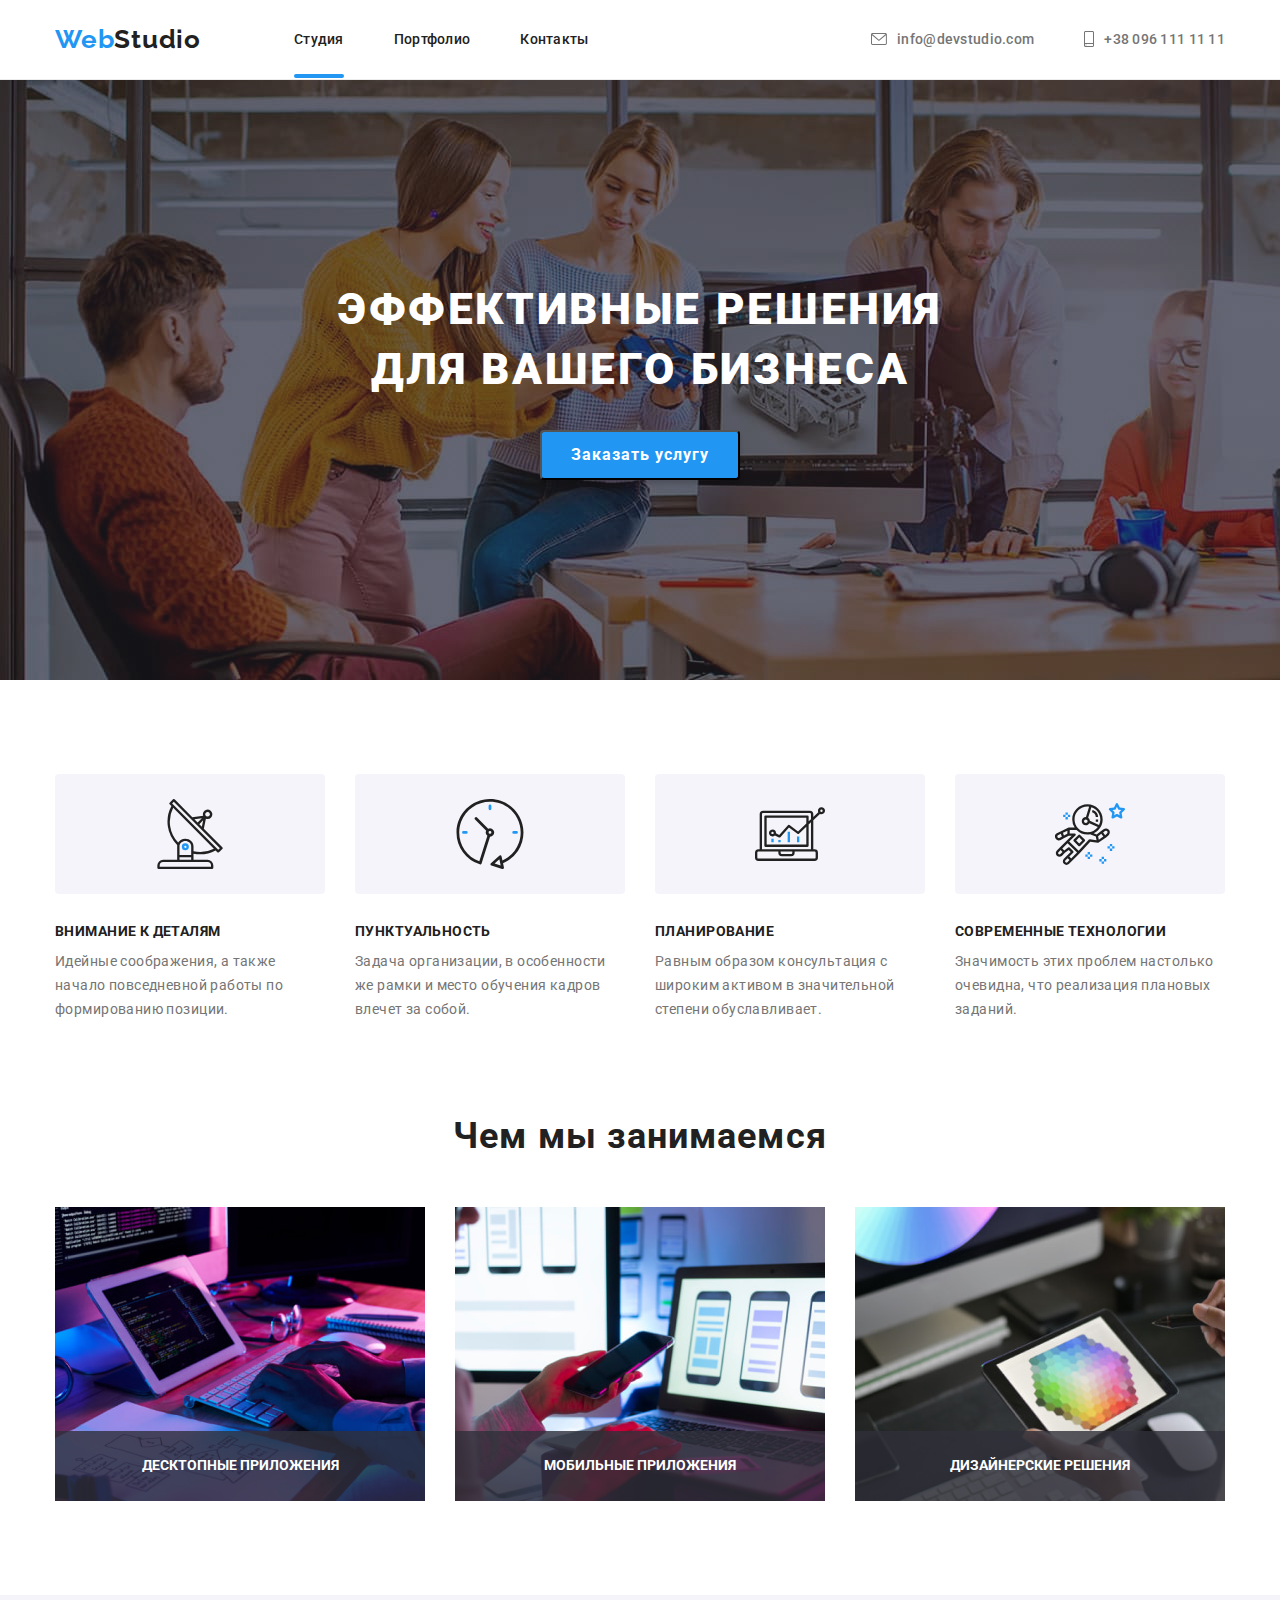
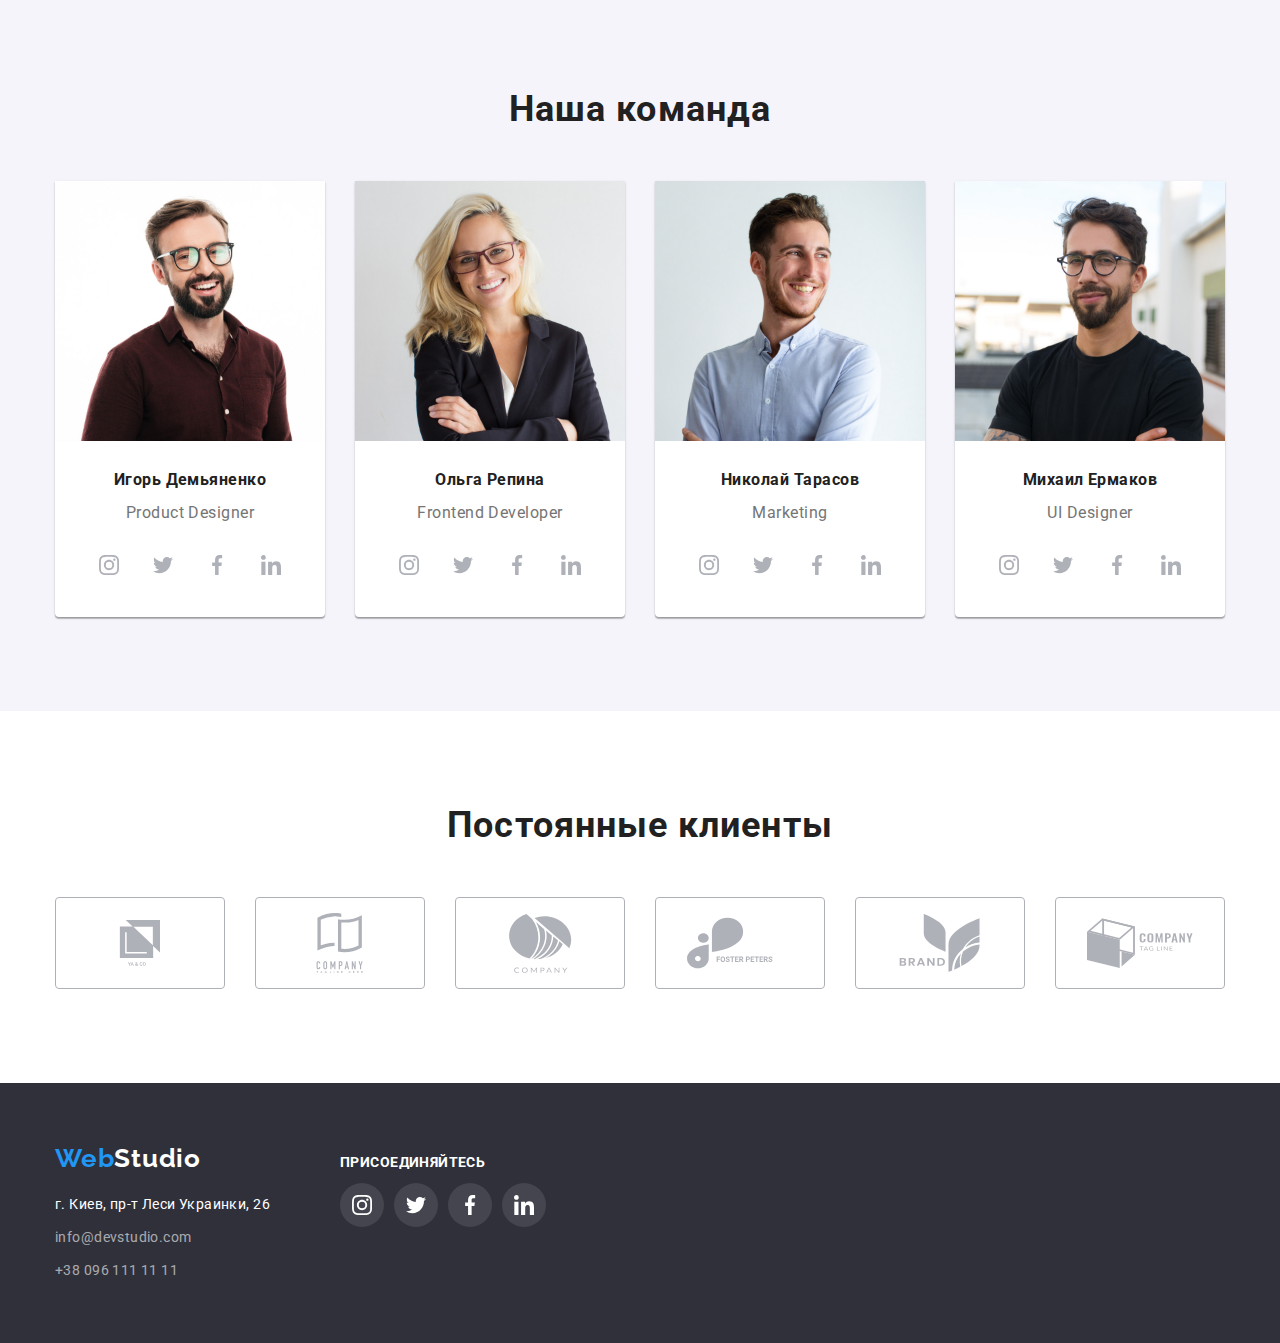
<file: index.html>
<!DOCTYPE html>
<html lang="ru">
<head>
    <meta charset="UTF-8">
    <meta http-equiv="X-UA-Compatible" content="IE=edge">
    <meta name="viewport" content="width=device-width, initial-scale=1.0">
    <title>WebStudio </title>
    <!-- Основные шрифты -->
    <link rel="preconnect" href="https://fonts.googleapis.com">
    <link rel="preconnect" href="https://fonts.gstatic.com" crossorigin>
    <link href="https://fonts.googleapis.com/css2?family=Raleway:wght@700&family=Roboto:wght@400;500;700;900&display=swap" rel="stylesheet">
    
    <link rel="stylesheet" href="https://cdn.jsdelivr.net/npm/modern-normalize@1.1.0/modern-normalize.min.css">
    <!--Кастомные стили-->
    <link rel="stylesheet" href="./сss/styles.css">
</head>
<body>
    <!-- Header -->
        <header class="header">
           <div class="container header-container">
                <a class="website-logo-header link" href="./index.html">Web<span class="website-logo-header-word">Studio</span></a>
                <nav class="nav">
                    <ul class="nav-list list">
                        <li class="nav-item"><a class="nav-link studio-stroke link" href="./index.html">Студия</a></li>
                        <li class="nav-item"><a class="nav-link link" href="./portfolio.html">Портфолио</a></li>
                        <li class="nav-item"><a class="nav-link link" href="">Контакты</a></li>
                    </ul>
                </nav>
                    <ul class="header-contacts list">
                        <li class="header-contacts-mail">
                            <a class="header-mail link" href="mailto:info@devstudio.com">
                            <svg class="icon-envelope" width="16px" height="12px" >
                                <use href="./images/svg.svg#icon-envelope"></use>
                            </svg>
                            info@devstudio.com
                            </a>
                        </li>
                        <li class="header-contacts-phone">
                            <a class="header-phone link" href="tel:+380961111111">
                            <svg class="icon-tel" width="10px" height="16px" >
                                <use href="./images/svg.svg#icon-tel"></use>
                            </svg>
                            +38 096 111 11 11
                            </a>
                        </li>
                    </ul>
                
            </div>
        </header>

    <main>
        <!-- Hero -->
        <section class="hero overlay">
            <div class="container">

                <h1 class="hero-title">Эффективные решения для вашего бизнеса</h1>
                <button data-modal-open class="hero-button-order" type="button">Заказать услугу</button>

            </div>
        </section>
        <!-- Peculiarities -->
        
        <section class="benefits section">

            <div class="container">
                    <h2 class="visually-hidden" >Наши преимущества</h2>
                <ul class="benefits-list">
                    <li class="benefits-item">
                        <div class="bcg-icon-benefits">
                        <svg class="icon-benefits" width="70px" height="70px">
                            <use href="./images/svg.svg#icon-antenna" ></use>
                        </svg>
                        </div>
                        <h3 class="benefits-item-title">Внимание к деталям</h3>
                        <p class="benefits-item-text">Идейные соображения, а также начало повседневной работы по формированию позиции.</p>
                    </li>
                    <li class="benefits-item">
                        <div class="bcg-icon-benefits">
                        <svg class="icon-benefits" width="70px" height="70px">
                            <use href="./images/svg.svg#icon-clock"></use>
                        </svg>
                        </div>
                        <h3 class="benefits-item-title">Пунктуальность</h3>
                        <p class="benefits-item-text">Задача организации, в особенности же рамки и место обучения кадров влечет за собой.</p>
                    </li>
                    <li class="benefits-item">
                        <div class="bcg-icon-benefits">
                        <svg class="icon-benefits" width="70px" height="70px">
                            <use href="./images/svg.svg#icon-computer"></use>
                        </svg>
                        </div>
                        <h3 class="benefits-item-title">Планирование</h3>
                        <p class="benefits-item-text">Равным образом консультация с широким активом в значительной степени обуславливает.</p>
                    </li>
                    <li class="benefits-item">
                        <div class="bcg-icon-benefits">
                        <svg class="icon-benefits" width="70px" height="70px">
                            <use href="./images/svg.svg#icon-cosmonaut"></use>
                        </svg>
                        </div>
                        <h3 class="benefits-item-title">Современные технологии</h3>
                        <p class="benefits-item-text">Значимость этих проблем настолько очевидна, что реализация плановых заданий.</p>
                    </li>
                </ul>
            </div>
        </section>

        <!-- Our services -->
        <section class="services section">
            <div class="container">

                    <h2 class="services-title">Чем мы занимаемся</h2>
                    <ul class="services-list list">
                        <li class="services-list-item"><img src="./images/our_peculiarities/img1.jpg" alt="фото специфики работы 1" width="370" height="300">
                            <div class="services-list-block">
                            <p class="services-list-text">Десктопные приложения</p>
                            </div>
                        </li>
                        <li class="services-list-item"><img src="./images/our_peculiarities/img2.jpg" alt="фото специфики работы 2" width="370" height="300">
                            <div class="services-list-block">
                            <p class="services-list-text">Мобильные приложения</p>
                            </div>
                        </li>
                        <li class="services-list-item"><img src="./images/our_peculiarities/img3.jpg" alt="фото специфики работы 3" width="370" height="300">
                            <div class="services-list-block">
                            <p class="services-list-text">Дизайнерские решения</p>
                            </div>
                        </li>
                    </ul>
            </div>
        </section>

        <!-- Our team -->
        <section class="team section">
            <div class="container team-container">

                <h2 class="team-title">Наша команда</h2>
                <ul class="team-list list">
                    <li class="team-list-item">
                        <img src="./images/our_team/img4.jpg" alt="фото работника1" width="270" height="260">
                        <div class="worker-div">
                            <h3 class="worker-name">Игорь Демьяненко</h3>
                            <p class="worker-profession">Product Designer</p>
                        <ul class="team-link-list">
                            <li class="team-link-item">
                                <a href="" class="team-link">
                                <svg class="team-icon" width="20px" height="20px">
                                <use href="./images/svg.svg#icon-instagram"></use>
                                </svg>
                                </a>
                            </li>

                            <li class="team-link-item">
                                <a href="" class="team-link">
                                    <svg class="team-icon" width="20px" height="20px">
                                        <use href="./images/svg.svg#icon-twitter"></use>
                                    </svg>
                                </a>
                            </li>

                            <li class="team-link-item">
                                <a href="" class="team-link">
                                    <svg class="team-icon" width="20px" height="20px">
                                        <use href="./images/svg.svg#icon-facebook"></use>
                                    </svg>
                                </a>
                            </li>

                            <li class="team-link-item">
                                <a href="" class="team-link">
                                    <svg class="team-icon" width="20px" height="20px">
                                        <use href="./images/svg.svg#icon-linkedin"></use>
                                    </svg>
                                </a>
                            </li>
                        </ul>
                        </div>
                    </li>
                    <li class="team-list-item">
                        <img src="./images/our_team/img5.jpg" alt="фото работника2" width="270" height="260">
                        <div class="worker-div">
                            <h3 class="worker-name">Ольга Репина</h3>
                            <p class="worker-profession">Frontend Developer</p>
                            <ul class="team-link-list">
                                <li class="team-link-item">
                                    <a href="" class="team-link">
                                        <svg class="team-icon" width="20px" height="20px">
                                            <use href="./images/svg.svg#icon-instagram"></use>
                                        </svg>
                                    </a>
                                </li>
                            
                                <li class="team-link-item">
                                    <a href="" class="team-link">
                                        <svg class="team-icon" width="20px" height="20px">
                                            <use href="./images/svg.svg#icon-twitter"></use>
                                        </svg>
                                    </a>
                                </li>
                            
                                <li class="team-link-item">
                                    <a href="" class="team-link">
                                        <svg class="team-icon" width="20px" height="20px">
                                            <use href="./images/svg.svg#icon-facebook"></use>
                                        </svg>
                                    </a>
                                </li>
                            
                                <li class="team-link-item">
                                    <a href="" class="team-link">
                                        <svg class="team-icon" width="20px" height="20px">
                                            <use href="./images/svg.svg#icon-linkedin"></use>
                                        </svg>
                                    </a>
                                </li>
                            </ul>
                            </div>
                    </li>
                    <li class="team-list-item">
                        <img src="./images/our_team/img6.jpg" alt="фото работника3" width="270" height="260">
                        <div class="worker-div">
                            <h3 class="worker-name">Николай Тарасов</h3>
                            <p class="worker-profession">Marketing</p>
                            <ul class="team-link-list">
                                <li class="team-link-item">
                                    <a href="" class="team-link">
                                        <svg class="team-icon" width="20px" height="20px">
                                            <use href="./images/svg.svg#icon-instagram"></use>
                                        </svg>
                                    </a>
                                </li>
                            
                                <li class="team-link-item">
                                    <a href="" class="team-link">
                                        <svg class="team-icon" width="20px" height="20px">
                                            <use href="./images/svg.svg#icon-twitter"></use>
                                        </svg>
                                    </a>
                                </li>
                            
                                <li class="team-link-item">
                                    <a href="" class="team-link">
                                        <svg class="team-icon" width="20px" height="20px">
                                            <use href="./images/svg.svg#icon-facebook"></use>
                                        </svg>
                                    </a>
                                </li>
                            
                                <li class="team-link-item">
                                    <a href="" class="team-link">
                                        <svg class="team-icon" width="20px" height="20px">
                                            <use href="./images/svg.svg#icon-linkedin"></use>
                                        </svg>
                                    </a>
                                </li>
                            </ul>
                            </div>
                            
                    </li>
                    <li class="team-list-item">
                        <img src="./images/our_team/img7.jpg" alt="фото работника4" width="270" height="260">
                        <div class="worker-div">
                            <h3 class="worker-name">Михаил Ермаков</h3>
                            <p class="worker-profession">UI Designer</p>
                            <ul class="team-link-list">
                                <li class="team-link-item">
                                    <a href="" class="team-link">
                                        <svg class="team-icon" width="20px" height="20px">
                                            <use href="./images/svg.svg#icon-instagram"></use>
                                        </svg>
                                    </a>
                                </li>
                            
                                <li class="team-link-item">
                                    <a href="" class="team-link">
                                        <svg class="team-icon" width="20px" height="20px">
                                            <use href="./images/svg.svg#icon-twitter"></use>
                                        </svg>
                                    </a>
                                </li>
                            
                                <li class="team-link-item">
                                    <a href="" class="team-link">
                                        <svg class="team-icon" width="20px" height="20px">
                                            <use href="./images/svg.svg#icon-facebook"></use>
                                        </svg>
                                    </a>
                                </li>
                            
                                <li class="team-link-item">
                                    <a href="" class="team-link">
                                        <svg class="team-icon" width="20px" height="20px">
                                            <use href="./images/svg.svg#icon-linkedin"></use>
                                        </svg>
                                    </a>
                                </li>
                            </ul>
                            </div>
                    </li>
                </ul>
            </div>
            
        </section>

        <!--Regular clients-->
        <section class="clients section">
            <div class="container">
                <h2 class="clients-title">Постоянные клиенты</h2>
                <ul class="clients-list">
                    <li class="clients-item">
                        <a href="" class="clients-link">
                            <svg class="clients-icon" width="106px" height="46px">
                                <use href="./images/svg.svg#icon-yaco"></use>
                            </svg>
                        </a>
                    </li>
                    <li class="clients-item">
                        <a href="" class="clients-link">
                            <svg class="clients-icon" width="106px" height="60px">
                                <use href="./images/svg.svg#icon-company"></use>
                            </svg>
                        </a>
                    </li>
                    <li class="clients-item">
                        <a href="" class="clients-link">
                            <svg class="clients-icon" width="106px" height="60px">
                                <use href="./images/svg.svg#icon-company2"></use>
                            </svg>
                        </a>
                    </li>
                    <li class="clients-item">
                        <a href="" class="clients-link">
                            <svg class="clients-icon" width="106px" height="60px">
                                <use href="./images/svg.svg#icon-foster-peters"></use>
                            </svg>
                        </a>
                    </li>
                    <li class="clients-item">
                        <a href="" class="clients-link">
                            <svg class="clients-icon" width="106px" height="60px">
                                <use href="./images/svg.svg#icon-brand"></use>
                            </svg>
                        </a>
                    </li>
                    <li class="clients-item">
                        <a href="" class="clients-link">
                            <svg class="clients-icon" width="106px" height="60px">
                                <use href="./images/svg.svg#icon-company3"></use>
                            </svg>
                        </a>
                    </li>
                    
                </ul>
            </div>
        </section>
    </main>

    <footer class="footer footer-section">

        <!-- Contacts -->
        <div class="container footer-container">
            <div class="footer-special">
        
            <a class="website-logo-footer link" href="./index.html">Web<span class="website-logo-footer-word">Studio</span></a>
            <address class="address">
                <ul class="address-list list">
                    <li class="address-list-item"><a class="address-map-link link" href="https://goo.gl/maps/mo6r6NQ5wz6rkShH9" target="_blank">г. Киев, пр-т Леси Украинки, 26</a></li>
                    <li class="address-list-item"><a class="address-mail link" href="mailto:info@devstudio.com">info@devstudio.com</a></li>
                    <li class="address-list-item"><a class="address-phone link" href="tel:+380961111111">+38 096 111 11 11</a></li>
                </ul>
            </address>
        </div>

        <div class="footer-icons">
            <p class="footer-icons-title">Присоединяйтесь</p>
            <ul class="footer-icon-list">
                <li class="footer-icons-list">
                    <a href="" class="footer-icon-link">
                        <svg class="footer-icon" width="20px" height="20px">
                            <use href="./images/svg.svg#icon-instagram"></use>
                        </svg>
                    </a>
                </li>
                <li class="footer-icons-list">
                    <a href="" class="footer-icon-link">
                        <svg class="footer-icon" width="20px" height="20px">
                            <use href="./images/svg.svg#icon-twitter"></use>
                        </svg>
                    </a>
                </li>
                <li class="footer-icons-list">
                    <a href="" class="footer-icon-link">
                        <svg class="footer-icon" width="20px" height="20px">
                            <use href="./images/svg.svg#icon-facebook"></use>
                        </svg>
                    </a>
                </li>
                <li class="footer-icons-list">
                    <a href="" class="footer-icon-link">
                        <svg class="footer-icon" width="20px" height="20px">
                            <use href="./images/svg.svg#icon-linkedin"></use>
                        </svg>
                    </a>
                </li>
            </ul>
        </div>

        </div>
    </footer>

    <div class="backdrop is-hidden" data-modal>
        <div class="modal">
            <button type="button" class="modal-button-link" data-modal-close>
                <svg class="modal-button-svg" width="30px" height="30px">
                    <use href="./images/svg.svg#icon-close"></use>
                </svg>
            </button>
        </div>
    </div>
        <script src="./js/modal.js"></script>
</body>
</html>
</file>
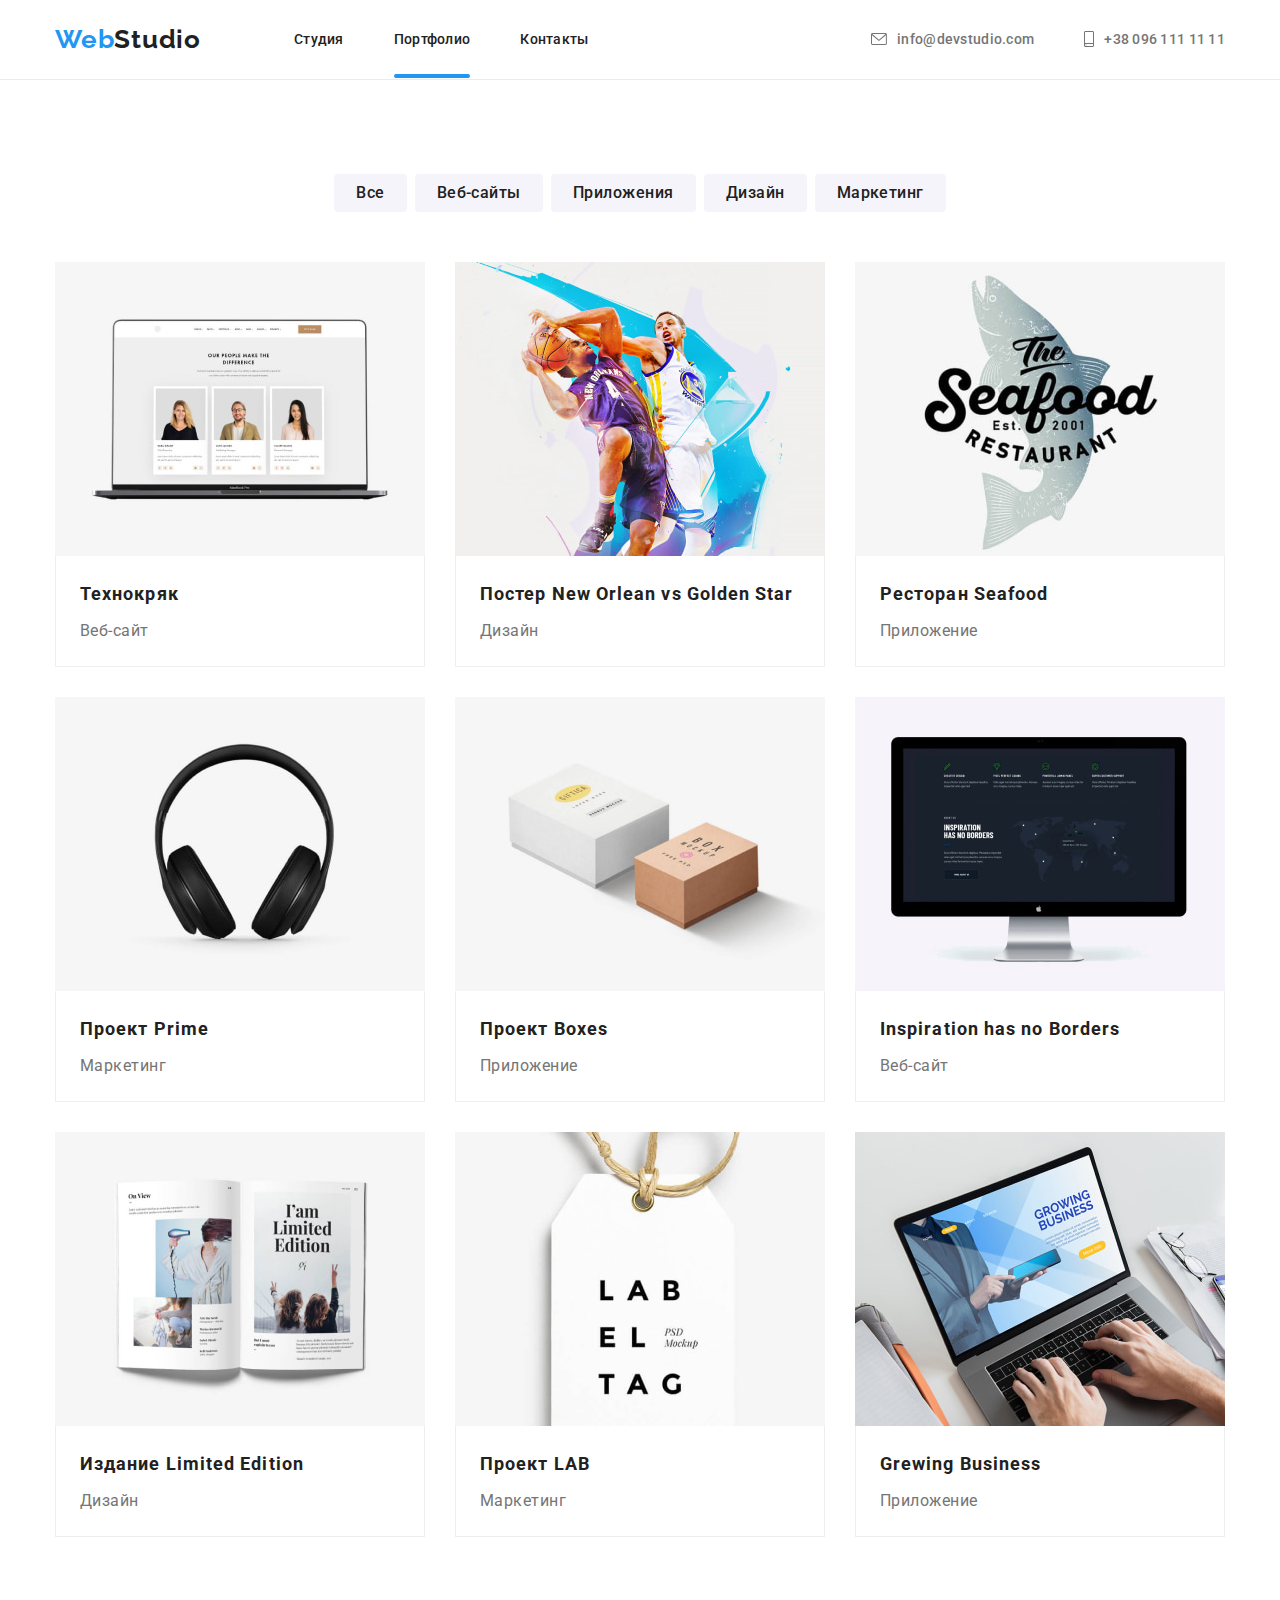
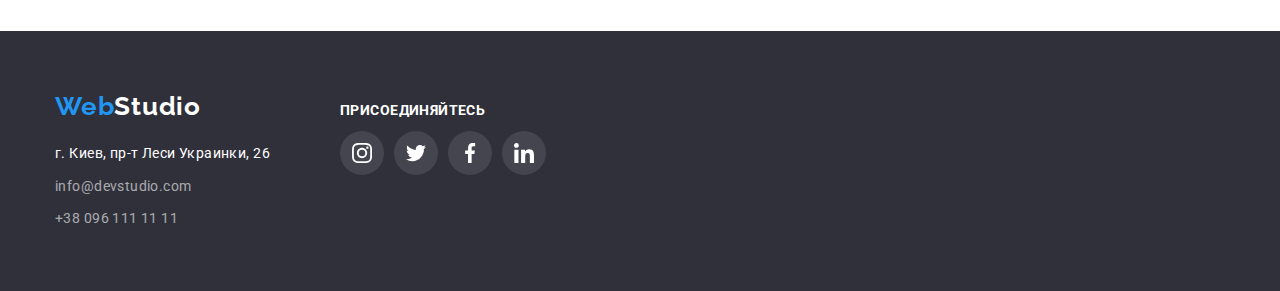
<file: portfolio.html>
<!DOCTYPE html>
<html lang="ru">

    <head>
    <meta charset="UTF-8">
    <meta http-equiv="X-UA-Compatible" content="IE=edge">
    <meta name="viewport" content="width=device-width, initial-scale=1.0">
    <title>WebStudio </title>
        
        <!-- Основные шрифты -->
        <link rel="preconnect" href="https://fonts.googleapis.com">
        <link rel="preconnect" href="https://fonts.gstatic.com" crossorigin>
        <link href="https://fonts.googleapis.com/css2?family=Raleway:wght@700&family=Roboto:wght@400;500;700;900&display=swap"
        rel="stylesheet">
        <link rel="stylesheet" href="https://cdn.jsdelivr.net/npm/modern-normalize@1.1.0/modern-normalize.min.css">
        <!--Кастомные стили-->
        <link rel="stylesheet" href="./сss/styles.css">
    </head>

    <body>
        <!-- Header -->
        <header class="header">
            <div class="container header-container">
                <a class="website-logo-header link" href="./index.html">Web<span
                        class="website-logo-header-word">Studio</span></a>
                <nav class="nav">
                    <ul class="nav-list list">
                        <li class="nav-item"><a class="nav-link link" href="./index.html">Студия</a></li>
                        <li class="nav-item"><a class="nav-link portfolio-stroke link" href="./portfolio.html">Портфолио</a></li>
                        <li class="nav-item"><a class="nav-link link" href="">Контакты</a></li>
                    </ul>
                </nav>
                <ul class="header-contacts list">
                    <li class="header-contacts-mail">
                        <a class="header-mail link" href="mailto:info@devstudio.com">
                            <svg class="icon-envelope" width="16px" height="12px">
                                <use href="./images/svg.svg#icon-envelope"></use>
                            </svg>
                            info@devstudio.com
                        </a>
                    </li>
                    <li class="header-contacts-phone">
                        <a class="header-phone link" href="tel:+380961111111">
                            <svg class="icon-tel" width="10px" height="16px">
                                <use href="./images/svg.svg#icon-tel"></use>
                            </svg>
                            +38 096 111 11 11
                        </a>
                    </li>
                </ul>
        
            </div>
        </header>


        <main>
            <!-- Hero -->
            
            <section class="background-color section">
                <div class="container">
                <h1 class="visually-hidden">Виды услуг</h1>
                    <ul class="hero-button-flex">
                        <li class="hero-list"><button class="hero-button" type="button">Все</button></li>
                        <li class="hero-list"><button class="hero-button" type="button">Веб-сайты</button></li>
                        <li class="hero-list"><button class="hero-button" type="button">Приложения</button></li>
                        <li class="hero-list"><button class="hero-button" type="button">Дизайн</button></li>
                        <li class="hero-list"><button class="hero-button" type="button">Маркетинг</button></li>
                    </ul>
            
                    <ul class="projects-list">
                        <li class="projects-list-item list">
                    
                            <a href="" class="projects-item-link">
                                <div class="portfolio-overlay-photo">
                            <img src="./images/our_projects/img7.jpg" alt="Заказчик-1" width="370" height="300">
                            <p class="overlay-text">Ресурс предлагает комплексные предложения с разным уровнем функционала и сервисов. Все это позволит посетителю получить исчерпывающие сведения о компании или частном лице.</p>
                                </div>
                                <div class="projects-item-div">
                            <h2 class="projects-item-customer">Технокряк</h2>
                            <p class="projects-item-service">Веб-сайт</p>
                                </div>
                            </a>
                            
                    </li>
                    <li class="projects-list-item list">
                        <a href="" class="projects-item-link">
                            <div class="portfolio-overlay-photo">
                        <img src="./images/our_projects/img8.jpg" alt="Заказчик-2" width="370" height="300">
                        <p class="overlay-text">Ресурс предлагает комплексные предложения с разным уровнем функционала и сервисов. Все это позволит посетителю получить исчерпывающие сведения о компании или частном лице.</p>
                            </div>
                        <div class="projects-item-div">
                            <h2 class="projects-item-customer">Постер New Orlean vs Golden Star</h2>
                            <p class="projects-item-service">Дизайн</p>
                        </div>
                        </a>
                    </li>
                    <li class="projects-list-item list">
                        <a href="" class="projects-item-link">
                            <div class="portfolio-overlay-photo">
                        <img src="./images/our_projects/img9.jpg" alt="Заказчик-3" width="370" height="300">
                        <p class="overlay-text">Ресурс предлагает комплексные предложения с разным уровнем функционала и сервисов. Все это позволит посетителю получить исчерпывающие сведения о компании или частном лице.</p>
                            </div>
                        <div class="projects-item-div">
                            <h2 class="projects-item-customer">Ресторан Seafood</h2>
                            <p class="projects-item-service">Приложение</p>
                        </div>
                        </a>
                    </li>
                    <li class="projects-list-item list">
                        <a href="" class="projects-item-link">
                            <div class="portfolio-overlay-photo">
                            <img src="./images/our_projects/img10.jpg" alt="Заказчик4" width="370" height="300">
                            <p class="overlay-text">Ресурс предлагает комплексные предложения с разным уровнем функционала и сервисов. Все это позволит посетителю получить исчерпывающие сведения о компании или частном лице.</p>
                            </div>
                        <div class="projects-item-div">
                            <h2 class="projects-item-customer">Проект Prime</h2>
                            <p class="projects-item-service">Маркетинг</p>
                        </div>
                        </a>
                    </li>
                    <li class="projects-list-item list">
                        <a href="" class="projects-item-link">
                            <div class="portfolio-overlay-photo">
                        <img src="./images/our_projects/img11.jpg" alt="Заказчик-5" width="370" height="300">
                        <p class="overlay-text">Ресурс предлагает комплексные предложения с разным уровнем функционала и сервисов. Все это позволит посетителю получить исчерпывающие сведения о компании или частном лице.</p>
                            </div>
                        <div class="projects-item-div">
                            <h2 class="projects-item-customer">Проект Boxes</h2>
                            <p class="projects-item-service">Приложение</p>
                        </div>
                        </a>
                    </li>
                    <li class="projects-list-item list">
                        <a href="" class="projects-item-link">
                            <div class="portfolio-overlay-photo">
                        <img src="./images/our_projects/img12.jpg" alt="Заказчик-6" width="370" height="300">
                        <p class="overlay-text">Ресурс предлагает комплексные предложения с разным уровнем функционала и сервисов. Все это позволит посетителю получить исчерпывающие сведения о компании или частном лице.</p>
                            </div>
                        <div class="projects-item-div">
                            <h2 class="projects-item-customer">Inspiration has no Borders</h2>
                            <p class="projects-item-service">Веб-сайт</p>
                        </div>
                        </a>
                    </li>
                    <li class="projects-list-item list">
                        <a href="" class="projects-item-link">
                            <div class="portfolio-overlay-photo">
                        <img src="./images/our_projects/img13.jpg" alt="Заказчик-7" width="370" height="300">
                        <p class="overlay-text">Ресурс предлагает комплексные предложения с разным уровнем функционала и сервисов. Все это позволит посетителю получить исчерпывающие сведения о компании или частном лице.</p>
                            </div>
                        <div class="projects-item-div">
                            <h2 class="projects-item-customer">Издание Limited Edition</h2>
                            <p class="projects-item-service">Дизайн</p>
                        </div>
                        </a>
                    </li>
                    <li class="projects-list-item list">
                        <a href="" class="projects-item-link">
                            <div class="portfolio-overlay-photo">
                        <img src="./images/our_projects/img14.jpg" alt="Заказчик-8" width="370" height="300">
                        <p class="overlay-text">Ресурс предлагает комплексные предложения с разным уровнем функционала и сервисов. Все это позволит посетителю получить исчерпывающие сведения о компании или частном лице.</p>
                            </div>
                        <div class="projects-item-div">
                            <h2 class="projects-item-customer">Проект LAB</h2>
                            <p class="projects-item-service">Маркетинг</p>
                        </div>
                        </a>
                    </li>
                    <li class="projects-list-item list">
                        <a href="" class="projects-item-link">
                            <div class="portfolio-overlay-photo">
                        <img src="./images/our_projects/img15.jpg" alt="Заказчик-9" width="370" height="300">
                        <p class="overlay-text">Ресурс предлагает комплексные предложения с разным уровнем функционала и сервисов. Все это позволит посетителю получить исчерпывающие сведения о компании или частном лице.</p>
                            </div>
                        <div class="projects-item-div">
                            <h2 class="projects-item-customer">Grewing Business</h2>
                            <p class="projects-item-service">Приложение</p>
                        </div>
                        </a>
                    </li>
                    </ul>
                </div>
            </section>
            
        </main>

        <footer class="footer footer-section">
        
            <!-- Contacts -->
            <div class="container footer-container">
                <div class="footer-special">
        
                    <a class="website-logo-footer link" href="./index.html">Web<span
                            class="website-logo-footer-word">Studio</span></a>
                    <address class="address">
                        <ul class="address-list list">
                            <li class="address-list-item"><a class="address-map-link link"
                                    href="https://goo.gl/maps/mo6r6NQ5wz6rkShH9" target="_blank">г. Киев, пр-т Леси Украинки,
                                    26</a></li>
                            <li class="address-list-item"><a class="address-mail link"
                                    href="mailto:info@devstudio.com">info@devstudio.com</a></li>
                            <li class="address-list-item"><a class="address-phone link" href="tel:+380961111111">+38 096 111 11
                                    11</a></li>
                        </ul>
                    </address>
                </div>
        
                <div class="footer-icons">
                    <p class="footer-icons-title">Присоединяйтесь</p>
                    <ul class="footer-icon-list">
                        <li class="footer-icons-list">
                            <a href="" class="footer-icon-link">
                                <svg class="footer-icon" width="20px" height="20px">
                                    <use href="./images/svg.svg#icon-instagram"></use>
                                </svg>
                            </a>
                        </li>
                        <li class="footer-icons-list">
                            <a href="" class="footer-icon-link">
                                <svg class="footer-icon" width="20px" height="20px">
                                    <use href="./images/svg.svg#icon-twitter"></use>
                                </svg>
                            </a>
                        </li>
                        <li class="footer-icons-list">
                            <a href="" class="footer-icon-link">
                                <svg class="footer-icon" width="20px" height="20px">
                                    <use href="./images/svg.svg#icon-facebook"></use>
                                </svg>
                            </a>
                        </li>
                        <li class="footer-icons-list">
                            <a href="" class="footer-icon-link">
                                <svg class="footer-icon" width="20px" height="20px">
                                    <use href="./images/svg.svg#icon-linkedin"></use>
                                </svg>
                            </a>
                        </li>
                    </ul>
                </div>
        
                </div>
            </footer>
        
        </body>
        </html>
</file>
<file: сss/styles.css>
:root {
  /* Основные шрифты */
  --main-font: 'Roboto', sans-serif;
  --secondary-font: 'Raleway', sans-serif;

  /* Светлая тема текста */
  --primary-light-txt: #ffffff;
  --secondary-ligth-txt: #757575;
  --background-button-clr: #2196f3;
  /* Темная тема текста */
  --primary-dark-txt: #212121;
  /* Светлая тема фона */
  --light-background: #ffffff;
  --secondary-light-background: #f5f4fa;
  /* Темная тема фона */
  --dark-background: #2f303a;
}

.body {
  font-family: var(--main-font);
  font-size: 16px;
  font-weight: 500;
  line-height: 1.62;

  letter-spacing: 0.03em;
  color: var(--primary-txt-cl);
}

h1,
h2,
h3,
p {
  margin: 0;
}

ul {
  margin: 0;
  padding: 0;
  list-style: none;
}

h1:last-child,
h2:last-child,
h3:last-child,
h4:last-child,
p:last-child {
  margin: 0;
}

.visually-hidden {
  position: absolute;
  width: 1px;
  height: 1px;
  margin: -1px;
  border: 0;
  padding: 0;
  white-space: nowrap;
  clip-path: inset(100%);
  clip: rect(0 0 0 0);
  overflow: hidden;
}

img {
  display: block;
  max-width: 100%;
  height: auto;
}

.address {
  font-style: normal;
}

.icon-envelope,
.icon-tel {
  margin-right: 10px;
  fill: currentColor;
}

.website-logo-header {
  font-family: var(--secondary-font);
  font-weight: 700;
  font-size: 26px;
  line-height: 1.19;
  letter-spacing: 0.03em;

  color: var(--background-button-clr);
}

.website-logo-header-word {
  font-family: var(--secondary-font);
  font-weight: 700;
  font-size: 26px;
  line-height: 1.19;
  letter-spacing: 0.03em;

  color: var(--primary-dark-txt);
}

.website-logo-footer {
  font-family: var(--secondary-font);
  font-weight: 700;
  font-size: 26px;
  line-height: 1.19;
  letter-spacing: 0.03em;

  color: var(--background-button-clr);
}

.website-logo-footer-word {
  font-family: var(--secondary-font);
  font-weight: 700;
  font-size: 26px;
  line-height: 1.19;
  letter-spacing: 0.03em;

  color: var(--primary-light-txt);
}

.list {
  padding-left: 0;
  margin-top: 0;
  margin-bottom: 0;
  list-style: none;
}

.link {
  text-decoration: none;
}

.container {
  width: 1200px;
  padding-left: 15px;
  padding-right: 15px;
  margin-left: auto;
  margin-right: auto;
}

.section {
  padding-top: 94px;
  padding-bottom: 94px;
}

/* Header */
.header {
  background-color: var(--light-background);
  padding: 24px 0;
  border-bottom: 1px solid #ececec;
}

.header-container {
  display: flex;
  align-items: center;
}

.header-contacts {
  display: flex;
  align-items: center;
  margin-left: auto;
}

.header-contacts-mail {
  display: flex;
  align-items: center;
  margin-right: 50px;
}

.header-contacts-phone {
  display: flex;
  align-items: center;
}

.header-phone {
  margin-right: 0;
}

.nav-link {
  position: relative;
  transition: color 250ms cubic-bezier(0.4, 0, 0.2, 1);
  ;
  font-family: var(--main-font);
  font-weight: 500;
  font-size: 14px;
  line-height: 0.87;
  letter-spacing: 0.02em;

  color: var(--primary-dark-txt);
}

.studio-stroke,
.portfolio-stroke {
  padding-bottom: 30px;
}

.studio-stroke::after,
.portfolio-stroke::after {
  position: absolute;
  display: block;
  bottom: -1px;
  left: 0;
  content: "";
  width: 100%;
  height: 4px;
  background-color: var(--background-button-clr);
  border-radius: 2px;
}

.website-logo-header {
  margin-right: 93px;
}

.nav-list {
  display: flex;
  align-items: center;
}

.nav-item {
  margin-right: 50px;
}

.nav-item:last-child {
  margin: 0;
}

.header-mail,
.header-phone {
  transition: color 250ms cubic-bezier(0.4, 0, 0.2, 1);

  display: flex;
  align-items: center;
  font-family: var(--main-font);
  font-weight: 500;
  font-size: 14px;
  line-height: 0.87;
  letter-spacing: 0.02em;

  color: var(--secondary-ligth-txt);
}

.nav-link:hover,
.nav-link:focus,
.header-mail:hover,
.header-mail:focus,
.header-phone:hover,
.header-phone:focus {
  color: var(--background-button-clr);
  fill: var(--background-button-clr);
}

.hero {
  max-height: 600px;
  text-align: center;
  padding-top: 200px;
  padding-bottom: 200px;
}

.overlay {
  max-width: 1600px;
  height: 600px;
  margin-left: auto;
  margin-right: auto;
  background-size: cover;
  height: 600px;
  background-color: #c4c4c4;
  background-image: linear-gradient(to right, rgba(47, 48, 58, 0.4), rgba(47, 48, 58, 0.4)),
    url(../images/bcg-image.jpg);
  background-position: contain;
  background-repeat: no-repeat;
}

.hero-title {
  width: 696px;
  margin-right: auto;
  margin-left: auto;
  margin-bottom: 30px;
  font-family: var(--main-font);
  font-weight: 900;
  font-size: 44px;
  line-height: 1.36;
  text-align: center;
  letter-spacing: 0.06em;
  text-transform: uppercase;
  color: var(--primary-light-txt);
}

.hero-button-order {
  width: 200px;
  height: 50px;
  padding: 0;
  font-family: var(--main-font);
  font-weight: 700;
  font-size: 16px;
  line-height: 1.87;
  text-align: center;
  letter-spacing: 0.06em;
  background: var(--background-button-clr);
  box-shadow: 0px 4px 4px rgba(0, 0, 0, 0.15);
  border-radius: 4px;
  cursor: pointer;

  color: var(--primary-light-txt);
}

.benefits-list {
  display: flex;
  min-width: 270px;
}

.icon-benefits {
  display: flex;
  justify-content: center;
  align-items: center;
  background-size: 270px 120px;
}

.bcg-icon-benefits {
  display: flex;
  justify-content: center;
  align-items: center;
  width: 270px;
  height: 120px;
  border-radius: 4px;
  background-color: var(--secondary-light-background);
}

.benefits-item {
  margin-right: 30px;
}

.benefits-item:last-child {
  margin: 0;
}

.benefits-item-title {
  font-family: var(--main-font);
  font-weight: 700;
  font-size: 14px;
  line-height: 1.14;
  letter-spacing: 0.03em;
  text-transform: uppercase;
  margin-bottom: 10px;
  margin-top: 30px;

  color: var(--primary-dark-txt);
}

.benefits-item-text {
  font-family: var(--main-font);
  font-size: 14px;
  line-height: 1.71;
  letter-spacing: 0.03em;

  color: var(--secondary-ligth-txt);
}

.services {
  padding-top: 0;
}

.services-list {
  display: flex;
}

.services-list-block {
  position: absolute;

  left: 0;
  bottom: 0;
  display: flex;
  justify-content: center;
  align-items: center;
  width: 370px;
  height: 70px;
  text-align: center;

  background-color: rgba(47, 48, 58, 0.8);
}

.services-list-text {
  display: inline-block;
  font-family: var(--main-font);
  font-size: 14px;
  font-weight: 700;
  line-height: 1.14;
  color: var(--primary-light-txt);
  text-transform: uppercase;
}

.services-list-item {
  position: relative;
  margin-right: 30px;
}

.services-list-item:last-child {
  margin: 0;
}

.services-title {
  font-family: var(--main-font);
  font-weight: 700;
  font-size: 36px;
  line-height: 1.16;
  text-align: center;
  letter-spacing: 0.03em;
  margin-bottom: 50px;

  color: var(--primary-dark-txt);
}

.team {
  background-color: var(--secondary-light-background);
}

.team-container {
  background: var(--secondary-light-background);
}

.team-list {
  display: flex;
  text-align: center;
}

.team-list-item {
  margin-right: 30px;
  background: var(--light-background);
  box-shadow: 0px 1px 3px rgba(0, 0, 0, 0.12), 0px 1px 1px rgba(0, 0, 0, 0.14),
    0px 2px 1px rgba(0, 0, 0, 0.2);
  border-radius: 0px 0px 4px 4px;
  text-align: center;
}

.team-list-item:last-child {
  margin: 0;
}

.team-title {
  font-family: var(--main-font);
  font-weight: 700;
  font-size: 36px;
  line-height: 1.16;
  text-align: center;
  letter-spacing: 0.03em;
  margin-bottom: 50px;

  color: var(--primary-dark-txt);
}

.clients-list {
  display: flex;
}

.clients-link {
  transition: border-color 250ms cubic-bezier(0.4, 0, 0.2, 1);
  display: flex;
  justify-content: center;
  align-items: center;
  width: 170px;
  height: 92px;
  border: 1px solid #afb1b8;
  box-sizing: border-box;
  border-radius: 4px;
  color: #afb1b8;
}

.clients-link:hover,
.clients-link:focus {
  border-color: var(--background-button-clr);
}

.clients-item {
  margin-right: 30px;
}

.clients-item:last-child {
  margin: 0;
}

.worker-div {
  padding-top: 30px;
  padding-bottom: 30px;
}

.worker-name {
  font-family: var(--main-font);
  font-weight: 700;
  font-size: 16px;
  line-height: 1.14;
  letter-spacing: 0.03em;

  color: var(--primary-dark-txt);
}

.worker-profession {
  font-family: var(--main-font);
  font-size: 16px;
  line-height: 1.71;
  letter-spacing: 0.03em;
  margin-top: 10px;
  margin-bottom: 16px;

  color: var(--secondary-ligth-txt);
}

.team-link-list {
  display: flex;
  flex-wrap: wrap;
  justify-content: center;
}

.team-link-item {
  margin-left: 10px;
}

.team-link-item:first-child {
  margin: 0;
}

.team-link {
  transition: background-color 250ms cubic-bezier(0.4, 0, 0.2, 1),
    color 250ms cubic-bezier(0.4, 0, 0.2, 1);
  display: flex;
  align-items: center;
  justify-content: center;
  width: 44px;
  height: 44px;
  border-radius: 50%;
  color: #afb1b8;
}

.team-icon {
  fill: currentColor;
}

.team-link:hover {
  color: var(--light-background);
  background-color: var(--background-button-clr);
}

.team-link:focus {
  color: var(--light-background);
  background-color: var(--background-button-clr);
}

.clients-icon {
  transition: color 250ms cubic-bezier(0.4, 0, 0.2, 1);
  fill: currentColor;
}

.clients-link:hover,
.clients-link:focus {
  color: var(--background-button-clr);
  fill: var(--background-button-clr);
}

.clients-title {
  font-family: var(--main-font);
  font-weight: 700;
  font-size: 36px;
  line-height: 1.16;
  text-align: center;
  letter-spacing: 0.03em;
  margin-bottom: 50px;

  color: var(--primary-dark-txt);
  margin-bottom: 50px;
}

.footer {
  background-color: var(--dark-background);
  padding-top: 60px;
  padding-bottom: 60px;
}

.footer-container {
  align-items: baseline;
  display: flex;
}

.footer-icons-title {
  font-family: var(--main-font);
  font-weight: 700;
  font-size: 14px;
  line-height: 1.14;
  letter-spacing: 0.03em;
  text-transform: uppercase;
  margin-bottom: 12px;

  color: var(--primary-light-txt);
}

.footer-section {
  margin-bottom: 0;
}

.footer-icon-list {
  display: flex;
}

.footer-icons {
  display: flex;
  flex-direction: column;
  margin-left: 70px;
}

.footer-icon-link {
  transition: background-color 250ms cubic-bezier(0.4, 0, 0.2, 1);
  display: flex;
  align-items: center;
  justify-content: center;
  width: 44px;
  height: 44px;
  border-radius: 50%;
  background-color: rgba(255, 255, 255, 0.1);
}

.footer-icon-link:hover,
.footer-icon-link:focus {
  background-color: var(--background-button-clr);
}

.footer-icon {
  fill: #ffffff;
}

.footer-icons-list {
  margin-right: 10px;
}

.footer-icons-list:last-child {
  margin: 0;
}

.address-map-link {
  font-family: var(--main-font);
  font-size: 14px;
  line-height: 1.71;
  letter-spacing: 0.03em;

  color: var(--primary-light-txt);
}

.address {
  margin-top: 20px;
}

.address-list-item {
  margin-bottom: 9px;
}

.address-list-item:last-child {
  margin-bottom: 0;
}

.address-mail {
  font-family: var(--main-font);
  font-size: 14px;
  line-height: 1.71;
  letter-spacing: 0.03em;
  color: rgba(255, 255, 255, 0.6);
}

.address-phone {
  font-family: var(--main-font);
  font-size: 14px;
  line-height: 1.71;
  letter-spacing: 0.03em;
  color: rgba(255, 255, 255, 0.6);
}

.backdrop {
  position: fixed;
  opacity: 1;

  transition: opacity 250ms cubic-bezier(0.4, 0, 0.2, 1);
  top: 0;
  left: 0;
  width: 100%;
  height: 100%;
  background-color: rgba(0, 0, 0, 0.2);
}

.backdrop.is-hidden {
  opacity: 0;
  pointer-events: none;
}

.backdrop.is-hidden .modal {
  transform: translate(-50%, -50%) scale(0.9);
}

.modal {
  position: absolute;
  top: 50%;
  left: 50%;
  transform: translate(-50%, -50%) scale(1);
  transition: transform 250ms cubic-bezier(0.4, 0, 0.2, 1);

  min-height: 528px;
  min-width: 581px;

  background-color: var(--primary-light-txt);
  box-shadow: 0px 1px 3px rgba(0, 0, 0, 0.12), 0px 1px 1px rgba(0, 0, 0, 0.14), 0px 2px 1px rgba(0, 0, 0, 0.2);
  border-radius: 4px;
}

.modal-button-link {
  position: absolute;
  background-color: #ffffff !important;
  border-width: 1px;
  color: #ffffff;
  margin: 10px 10px 0 0;
  top: 0;
  right: 0;
  width: 30px;
  height: 30px;
  border-radius: 50%;
  border: none;
}

.modal-button-svg {
  position: absolute;
  margin: 10px 10px 0 0;
  top: 0;
  right: 0;
  cursor: pointer;
}

.modal-icon {
  color: var(--primary-dark-txt);
  background-color: #212121;
}

/* Portfolio */

.hero-button-flex {
  display: flex;
  justify-content: center;
  padding-inline-start: 0;
  margin-bottom: 50px;
}

.hero-list {
  margin-right: 8px;
}

.hero-list:last-child {
  margin: 0;
}

.hero-button {
  transition: color 250ms cubic-bezier(0.4, 0, 0.2, 1),
    background-color 250ms cubic-bezier(0.4, 0, 0.2, 1),
    box-shadow 250ms cubic-bezier(0.4, 0, 0.2, 1);
  padding: 6px 22px;
  height: 38px;
  font-family: var(--main-font);
  font-weight: 500;
  font-size: 16px;
  line-height: 1.62;
  text-align: center;
  letter-spacing: 0.03em;

  color: var(--primary-dark-txt);
  background: #f5f4fa;
  border: transparent;
  border-radius: 4px;
  cursor: pointer;
}

.hero-button:hover,
.hero-button:focus {
  color: var(--primary-light-txt);
  background-color: var(--background-button-clr);
  box-shadow: 0px 3px 1px rgba(0, 0, 0, 0.1), 0px 1px 2px rgba(0, 0, 0, 0.08),
    0px 2px 2px rgba(0, 0, 0, 0.12);
}

.projects-list {
  display: flex;
  flex-wrap: wrap;
}

.projects-list-item {
  margin-right: 30px;
  margin-bottom: 30px;
}

.projects-item-link {
  display: block;
  text-decoration: none;
}

.projects-item-link:hover,
.projects-item-link:focus {
  filter: drop-shadow(0px 4px 4px rgba(0, 0, 0, 0.25));
}

.projects-list-item:nth-child(n + 6) {
  margin-bottom: 0;
}

.projects-list-item:nth-child(3n) {
  margin-right: 0;
}

.projects-item-div {
  padding-top: 20px;
  padding-bottom: 20px;
  padding-left: 24px;
  padding-right: 24px;
  border-left: 1px solid #eeeeee;
  border-bottom: 1px solid #eeeeee;
  border-right: 1px solid #eeeeee;
}

.projects-item-customer {
  font-family: var(--main-font);
  font-weight: 700;
  font-size: 18px;
  line-height: 2;
  letter-spacing: 0.06em;
  margin-bottom: 4px;

  color: var(--primary-dark-txt);
}

.projects-item-service {
  font-family: var(--main-font);
  font-size: 16px;
  line-height: 1.87;
  letter-spacing: 0.03em;

  color: var(--secondary-ligth-txt);
}

.portfolio-overlay-photo {
  position: relative;
  overflow: hidden;

}

.projects-item-link:hover .overlay-text {
  transform: translateY(0);
}

.projects-item-link:focus .overlay-text {
  transform: translateY(0);
}

.overlay-text {
  position: absolute;
  font-style: var(--main-font);
  font-size: 18px;
  line-height: 1.55;
  font-weight: 400;
  color: var(--primary-light-txt);
  padding: 63px 24px;
  top: 0;
  right: 0;
  width: 370px;
  height: 294px;

  background-color: rgba(33, 150, 243, 0.9);
  transform: translateY(100%);
  transition: transform 250ms cubic-bezier(0.4, 0, 0.2, 1);
}
</file>
